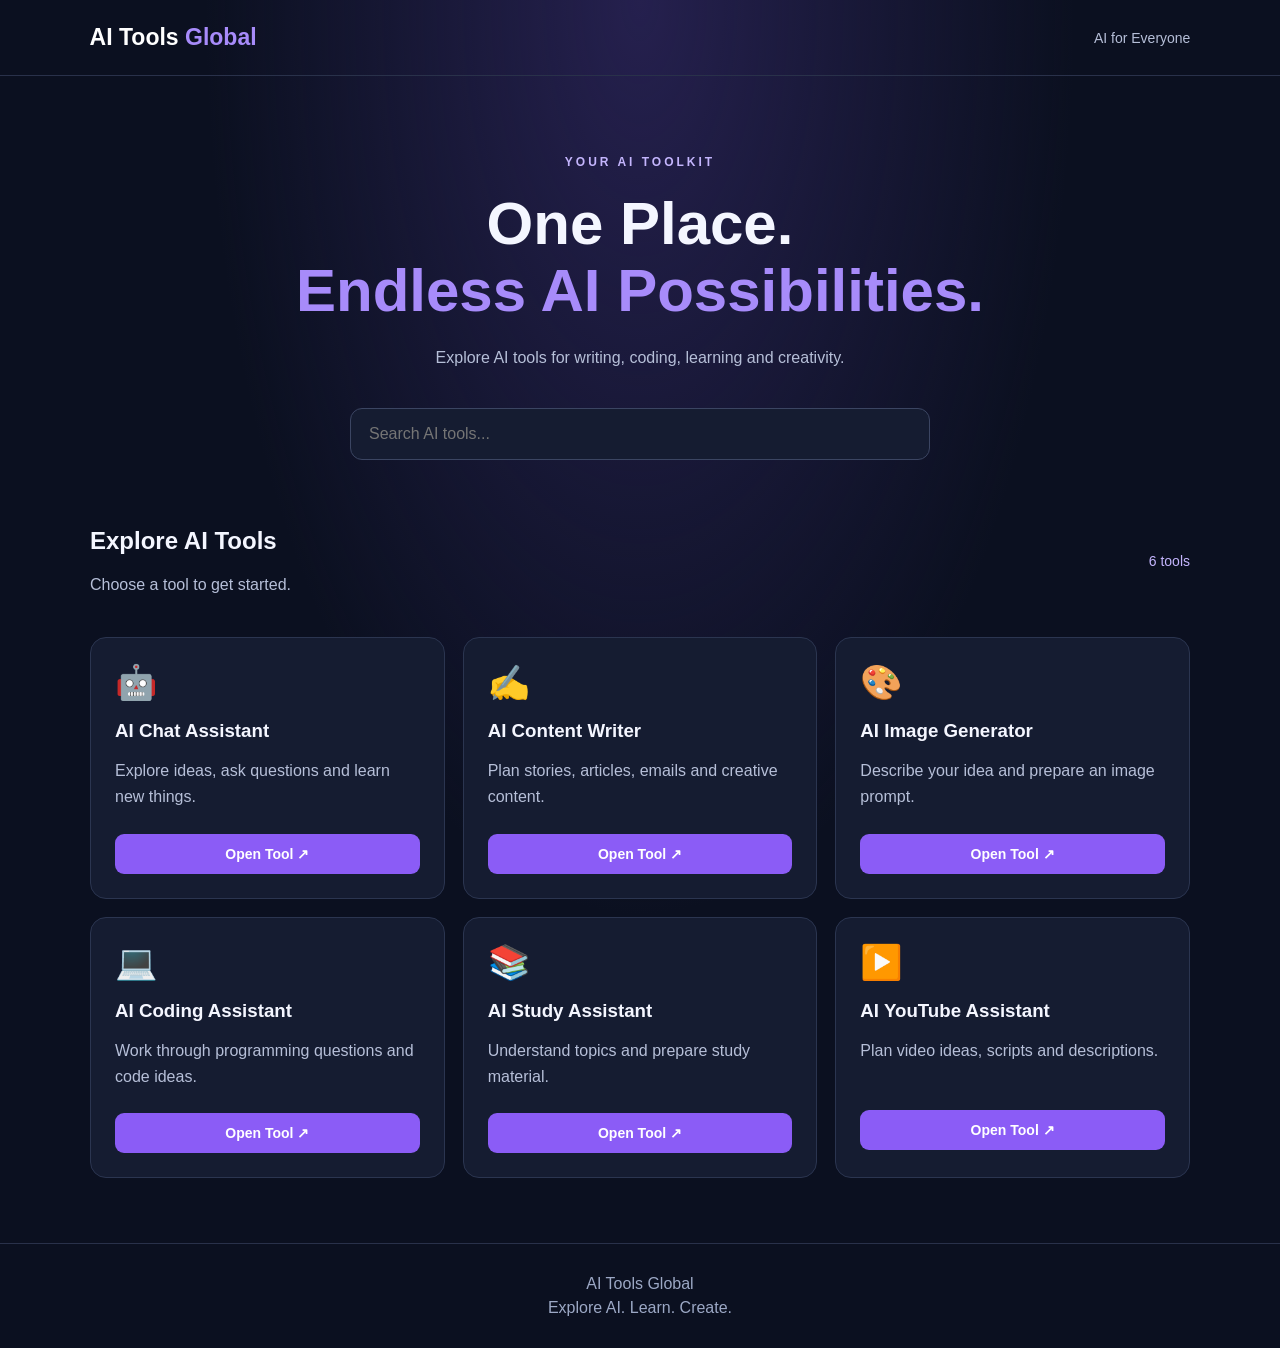
<file: index.html>
<!DOCTYPE html>
<html lang="en">
<head>
  <meta charset="UTF-8">
  <meta name="viewport" content="width=device-width, initial-scale=1">
  <meta name="description" content="AI Tools Global brings together AI chat, writing, image generation, coding, study and YouTube content tools.">
  <meta name="robots" content="index, follow">
  <meta name="theme-color" content="#0b1020">
  <title>AI Tools Global | AI Tools for Everyone</title>
  <link rel="stylesheet" href="style.css">
</head>
<body>
  <header class="topbar">
    <a class="logo" href="#" aria-label="AI Tools Global home">
      AI Tools <span>Global</span>
    </a>
    <span class="tagline">AI for Everyone</span>
  </header>

  <main>
    <section class="hero">
      <span class="eyebrow">YOUR AI TOOLKIT</span>
      <h1>One Place.<br><span>Endless AI Possibilities.</span></h1>
      <p>Explore AI tools for writing, coding, learning and creativity.</p>
      <input id="search" type="search"
        placeholder="Search AI tools..."
        aria-label="Search AI tools">
    </section>

    <section class="tools-section">
      <div class="section-heading">
        <div>
          <h2>Explore AI Tools</h2>
          <p>Choose a tool to get started.</p>
        </div>
        <span id="count">6 tools</span>
      </div>

      <div class="grid" id="toolGrid">
        <article class="tool-card" data-terms="chat chatbot questions assistant">
          <div class="tool-icon">🤖</div>
          <h3>AI Chat Assistant</h3>
          <p>Explore ideas, ask questions and learn new things.</p>
          <button data-tool="chat">Open Tool ↗</button>
        </article>

        <article class="tool-card" data-terms="writer writing story article email">
          <div class="tool-icon">✍️</div>
          <h3>AI Content Writer</h3>
          <p>Plan stories, articles, emails and creative content.</p>
          <button data-tool="writer">Open Tool ↗</button>
        </article>

        <article class="tool-card" data-terms="image generator artwork picture">
          <div class="tool-icon">🎨</div>
          <h3>AI Image Generator</h3>
          <p>Describe your idea and prepare an image prompt.</p>
          <button data-tool="image">Open Tool ↗</button>
        </article>

        <article class="tool-card" data-terms="coding code programming">
          <div class="tool-icon">💻</div>
          <h3>AI Coding Assistant</h3>
          <p>Work through programming questions and code ideas.</p>
          <button data-tool="coding">Open Tool ↗</button>
        </article>

        <article class="tool-card" data-terms="study student education learning">
          <div class="tool-icon">📚</div>
          <h3>AI Study Assistant</h3>
          <p>Understand topics and prepare study material.</p>
          <button data-tool="study">Open Tool ↗</button>
        </article>

        <article class="tool-card" data-terms="youtube video title script description">
          <div class="tool-icon">▶️</div>
          <h3>AI YouTube Assistant</h3>
          <p>Plan video ideas, scripts and descriptions.</p>
          <button data-tool="youtube">Open Tool ↗</button>
        </article>
      </div>

      <p id="noResults" hidden>No matching AI tools found.</p>
    </section>

    <section id="workspace" class="workspace" hidden>
      <button id="backButton" class="back-button">← All tools</button>
      <h2 id="toolTitle">AI Tool</h2>
      <p id="toolDescription"></p>

      <label for="prompt">What would you like help with?</label>
      <textarea id="prompt" rows="5"
        placeholder="Describe your idea or question..."></textarea>

      <div class="actions">
        <button id="generateButton">Prepare AI Prompt</button>
        <button id="copyButton" class="secondary" disabled>Copy Prompt</button>
      </div>

      <div id="resultBox" class="result-box" hidden>
        <h3>Your prepared prompt</h3>
        <p id="result"></p>
        <p class="notice">
          Demo mode: this creates a prompt, not an AI-generated answer.
          A secure AI service connection is required for real results.
        </p>
      </div>
      <p id="status" role="status"></p>
    </section>
  </main>

  <footer>
    <p>AI Tools Global</p>
    <p>Explore AI. Learn. Create.</p>
  </footer>

  <script src="script.js"></script>
</body>
</html>
</file>
<file: style.css>
* {
  box-sizing: border-box;
}

:root {
  color-scheme: dark;
  font-family: Arial, Helvetica, sans-serif;
  background: #0b1020;
  color: #f4f6ff;
}

body {
  margin: 0;
  min-height: 100vh;
  background:
    radial-gradient(ellipse at 50% 0%, #25204e 0%, transparent 48%),
    #0b1020;
}

.topbar {
  min-height: 76px;
  padding: 18px 7%;
  display: flex;
  align-items: center;
  justify-content: space-between;
  gap: 12px;
  border-bottom: 1px solid #29314a;
}

.logo {
  color: #fff;
  font-size: 23px;
  font-weight: 800;
  text-decoration: none;
}

.logo span,
.hero h1 span {
  color: #a78bfa;
}

.tagline {
  color: #b6bfd8;
  font-size: 14px;
}

.hero {
  padding: 76px 20px 48px;
  text-align: center;
}

.eyebrow {
  color: #c4b5fd;
  letter-spacing: 3px;
  font-size: 12px;
  font-weight: bold;
}

.hero h1 {
  margin: 20px 0;
  font-size: clamp(34px, 6vw, 60px);
  line-height: 1.12;
}

.hero p,
.section-heading p {
  color: #b6bfd8;
  line-height: 1.7;
}

#search {
  width: min(580px, 100%);
  margin-top: 20px;
  padding: 16px 18px;
  border: 1px solid #3b4562;
  border-radius: 12px;
  background: #151c31;
  color: white;
  font-size: 16px;
  outline: none;
}

#search:focus,
textarea:focus {
  border-color: #a78bfa;
}

.tools-section,
.workspace {
  width: min(1100px, 92%);
  margin: 0 auto 65px;
}

.section-heading {
  display: flex;
  align-items: center;
  justify-content: space-between;
  gap: 16px;
  margin-bottom: 22px;
}

.section-heading h2 {
  margin-bottom: 8px;
}

#count {
  color: #c4b5fd;
  font-size: 14px;
}

.grid {
  display: grid;
  grid-template-columns: repeat(3, minmax(0, 1fr));
  gap: 18px;
}

.tool-card,
.workspace {
  background: #151c31;
  border: 1px solid #2b3550;
  border-radius: 16px;
}

.tool-card {
  padding: 24px;
  transition: border-color .2s, transform .2s;
}

.tool-card:hover {
  border-color: #a78bfa;
  transform: translateY(-3px);
}

.tool-icon {
  font-size: 34px;
}

.tool-card h3 {
  margin-bottom: 10px;
}

.tool-card p {
  min-height: 48px;
  color: #b6bfd8;
  line-height: 1.6;
}

button {
  padding: 12px 17px;
  border: 0;
  border-radius: 9px;
  background: #8b5cf6;
  color: white;
  font-size: 14px;
  font-weight: bold;
  cursor: pointer;
}

button:hover {
  background: #7c3aed;
}

.tool-card button {
  width: 100%;
  margin-top: 8px;
}

.workspace {
  padding: 25px;
}

.workspace h2 {
  margin-top: 24px;
}

.workspace label {
  display: block;
  margin: 20px 0 10px;
}

textarea {
  width: 100%;
  padding: 15px;
  border: 1px solid #3b4562;
  border-radius: 10px;
  background: #0b1020;
  color: white;
  font: inherit;
  resize: vertical;
}

.actions {
  display: flex;
  flex-wrap: wrap;
  gap: 10px;
  margin-top: 12px;
}

.secondary,
.back-button {
  background: #303a55;
}

.secondary:hover,
.back-button:hover {
  background: #414d6b;
}

.result-box {
  margin-top: 22px;
  padding: 18px;
  border-radius: 12px;
  background: #0b1020;
  border: 1px solid #303a55;
}

#result {
  white-space: pre-wrap;
  overflow-wrap: anywhere;
  line-height: 1.7;
}

.notice,
#status {
  color: #fbbf24;
  font-size: 13px;
  line-height: 1.6;
}

footer {
  padding: 25px 15px;
  border-top: 1px solid #29314a;
  text-align: center;
  color: #9ca8c5;
}

footer p {
  margin: 6px;
}

[hidden] {
  display: none !important;
}

@media (max-width: 760px) {
  .grid {
    grid-template-columns: repeat(2, minmax(0, 1fr));
  }

  .hero {
    padding-top: 55px;
  }
}

@media (max-width: 480px) {
  .grid {
    grid-template-columns: 1fr;
  }

  .topbar {
    padding: 17px 5%;
  }

  .logo {
    font-size: 19px;
  }

  .tagline {
    font-size: 12px;
  }

  .tool-card p {
    min-height: auto;
  }

  .workspace {
    padding: 18px;
  }
}
</file>
